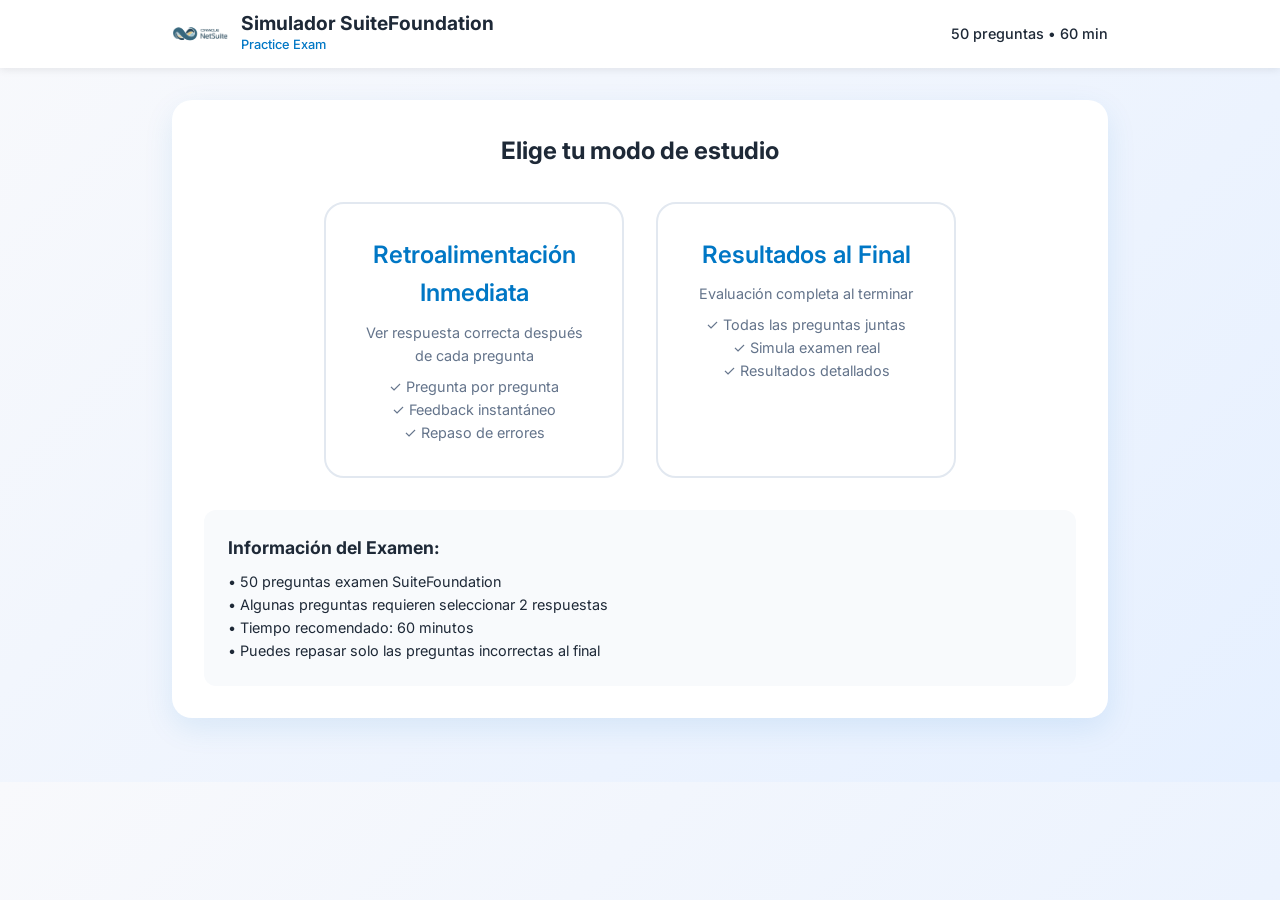
<file: index.html>
<!DOCTYPE html>
<html lang="es">
<head>
    <meta charset="UTF-8">
    <meta name="viewport" content="width=device-width, initial-scale=1.0">
    <title>Simulador de Examen • Oracle NetSuite SuiteFoundation</title>
    <link rel="stylesheet" href="styles.css">
    <style>
        .mode-selector {
            display: flex;
            gap: 2rem;
            justify-content: center;
            flex-wrap: wrap;
            margin: 2rem 0;
        }
        
        .mode-card {
            background: white;
            border-radius: 20px;
            padding: 2rem;
            width: 300px;
            text-align: center;
            cursor: pointer;
            transition: all 0.3s ease;
            border: 2px solid #e2e8f0;
        }
        
        .mode-card:hover {
            transform: translateY(-5px);
            border-color: #0077C5;
            box-shadow: 0 10px 30px rgba(0, 119, 197, 0.2);
        }
        
        .mode-icon {
            font-size: 3rem;
            margin-bottom: 1rem;
        }
        
        .mode-title {
            font-size: 1.5rem;
            font-weight: 600;
            color: #0077C5;
            margin-bottom: 0.5rem;
        }
        
        .mode-desc {
            color: #64748b;
            font-size: 0.9rem;
        }
        
        .info-box {
            background: #f8fafc;
            border-radius: 12px;
            padding: 1.5rem;
            margin-top: 2rem;
            text-align: left;
        }
        
        .header-compact .logo-container {
            display: flex;
            align-items: center;
            gap: 12px;
        }
        
        .header-compact .timer-container {
            text-align: right;
        }
    </style>
</head>
<body>
    <!-- Header Compacto -->
    <div class="header-compact">
        <div class="container">
            <div style="display: flex; align-items: center; justify-content: space-between; flex-wrap: wrap; gap: 0.5rem;">
                <div class="logo-container">
                    <img src="netsuite_logo.jpg" alt="NetSuite" class="netsuite-logo" style="height: 32px;">
                    <div>
                        <h1 class="title">Simulador SuiteFoundation</h1>
                        <p class="subtitle-text" style="color:#0077C5; font-weight:500; font-size:0.8rem;">Practice Exam</p>
                    </div>
                </div>
                <div class="timer-container">
                    <div id="question-count" style="font-size: 0.9rem; font-weight: 500;">Cargando...</div>
                </div>
            </div>
        </div>
    </div>

    <div class="container">
        <div class="exam-card">
            <h2 style="text-align:center; margin-bottom:1rem; font-size: 1.5rem;">Elige tu modo de estudio</h2>
            
            <div class="mode-selector">
                <div class="mode-card" onclick="selectMode('immediate')">
                    <div class="mode-title">Retroalimentación Inmediata</div>
                    <div class="mode-desc">Ver respuesta correcta después de cada pregunta</div>
                    <div class="mode-desc" style="margin-top: 0.5rem;">✓ Pregunta por pregunta<br>✓ Feedback instantáneo<br>✓ Repaso de errores</div>
                </div>
                
                <div class="mode-card" onclick="selectMode('final')">
                    <div class="mode-title">Resultados al Final</div>
                    <div class="mode-desc">Evaluación completa al terminar</div>
                    <div class="mode-desc" style="margin-top: 0.5rem;">✓ Todas las preguntas juntas<br>✓ Simula examen real<br>✓ Resultados detallados</div>
                </div>
            </div>
            
            <div class="info-box">
                <h3 style="margin-bottom: 0.5rem; font-size: 1.1rem;">Información del Examen:</h3>
                <p style="font-size: 0.9rem;">• <span id="total-questions-display">0</span> preguntas examen SuiteFoundation</p>
                <p style="font-size: 0.9rem;">• Algunas preguntas requieren seleccionar 2 respuestas</p>
                <p style="font-size: 0.9rem;">• Tiempo recomendado: 60 minutos</p>
                <p style="font-size: 0.9rem;">• Puedes repasar solo las preguntas incorrectas al final</p>
            </div>
        </div>
    </div>

    <script src="questions.js"></script>
    <script>
        let totalQuestions = 0;
        
        function loadQuestions() {
            if (typeof QUESTIONS_DB !== 'undefined') {
                totalQuestions = QUESTIONS_DB.length;
                document.getElementById('question-count').innerHTML = `${totalQuestions} preguntas • 60 min`;
                document.getElementById('total-questions-display').textContent = totalQuestions;
            } else {
                setTimeout(loadQuestions, 100);
            }
        }
        
        function selectMode(mode) {
            // Sin confirmación: solo iniciar
            localStorage.setItem('examMode', mode);
            localStorage.setItem('examStartTime', Date.now());
            localStorage.setItem('timeLeft', '3600');
            // Limpiar respuestas previas para evitar mezcla
            localStorage.removeItem('immediateAnswers');
            localStorage.removeItem('finalAnswers');
            localStorage.removeItem('immediateResults');
            localStorage.removeItem('finalResults');
            
            if (mode === 'immediate') {
                window.location.href = 'immediate-mode.html';
            } else {
                window.location.href = 'final-mode.html';
            }
        }
        
        loadQuestions();
    </script>
</body>
</html>
</file>
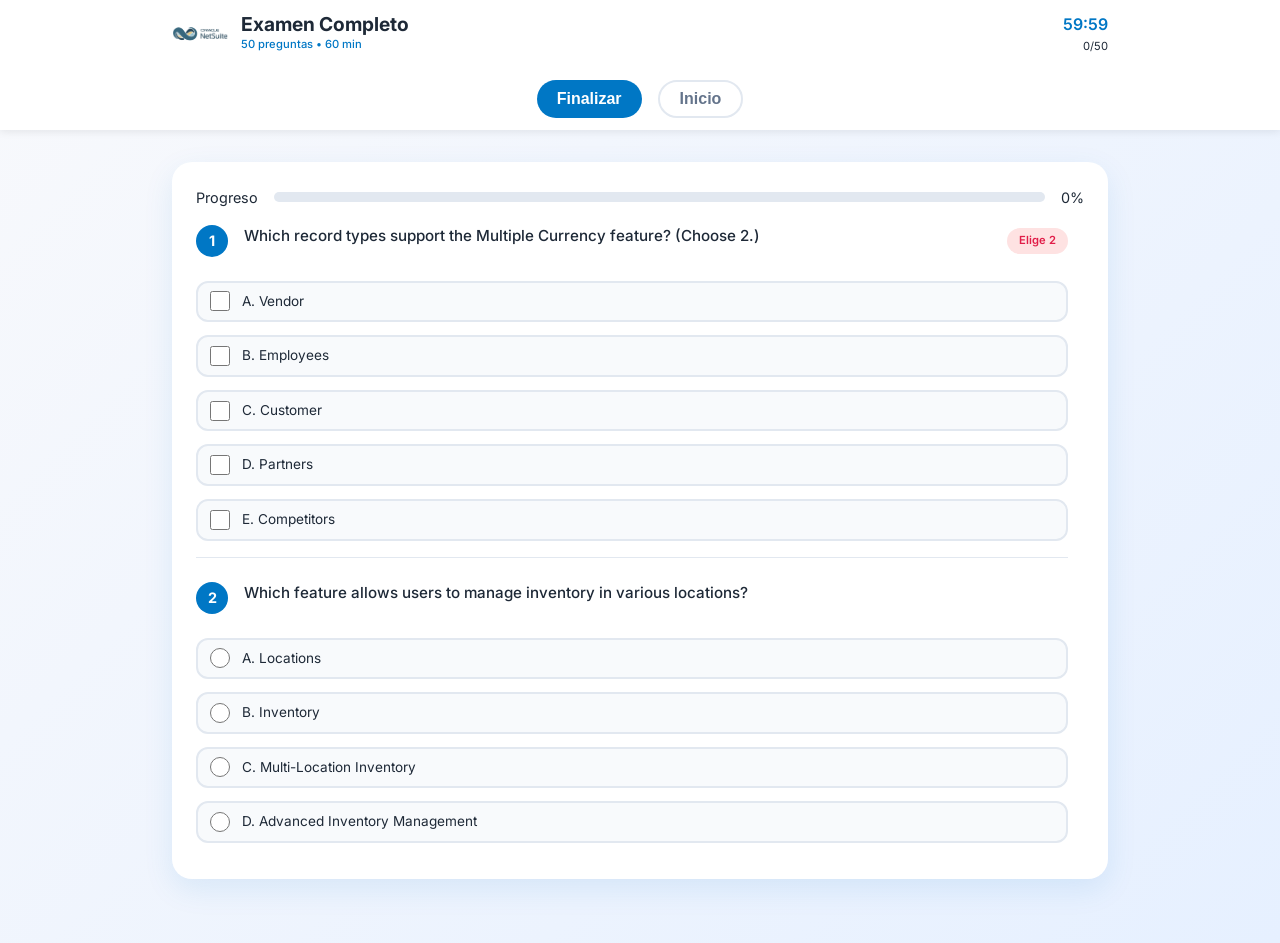
<file: final-mode.html>
<!DOCTYPE html>
<html lang="es">
<head>
    <meta charset="UTF-8">
    <meta name="viewport" content="width=device-width, initial-scale=1.0">
    <title>Modo Examen • Simulador NetSuite</title>
    <link rel="stylesheet" href="styles.css">
    <style>
        .exam-questions {
            max-height: 70vh;
            overflow-y: auto;
            padding-right: 1rem;
        }
        
        .submit-section {
            position: sticky;
            bottom: 0;
            background: white;
            padding: 1rem;
            border-top: 2px solid #e2e8f0;
            margin-top: 2rem;
        }
        
        .warning-message {
            background: #fef3c7;
            border-left: 4px solid #f59e0b;
            padding: 0.75rem;
            border-radius: 8px;
            margin-bottom: 1rem;
            font-size: 0.9rem;
        }
        
        .header-compact .logo-container {
            display: flex;
            align-items: center;
            gap: 12px;
        }
        
        .header-compact .timer-container {
            text-align: right;
        }
    </style>
</head>
<body>
    <!-- Header Compacto -->
    <div class="header-compact">
        <div class="container">
            <div style="display: flex; align-items: center; justify-content: space-between; flex-wrap: wrap; gap: 0.5rem;">
                <div class="logo-container">
                    <img src="netsuite_logo.jpg" alt="NetSuite" class="netsuite-logo" style="height: 32px;">
                    <div>
                        <h1 class="title">Examen Completo</h1>
                        <p class="subtitle-text" style="color:#0077C5; font-weight:500; font-size:0.7rem;">50 preguntas • 60 min</p>
                    </div>
                </div>
                <div class="timer-container">
                    <div id="timer" style="font-size: 1rem; font-weight: 600; color: #0077C5;">60:00</div>
                    <div id="answered-counter" style="font-size: 0.7rem;">0 respondidas</div>
                </div>
            </div>
        </div>
        <div class="footer" style="margin-top: 1.5rem;">
                <button onclick="submitExam()" class="btn-submit" style="padding: 8px 20px;">Finalizar</button>
                <button onclick="goHome()" class="btn-reset" style="padding: 8px 20px;">Inicio</button>
        </div>
    </div>

    <div class="container">
        <div class="exam-card" style="padding: 1.5rem;">
            <div class="progress" style="margin-bottom: 1rem;">
                <span style="font-size: 0.9rem;">Progreso</span>
                <div class="progress-bar"><div class="progress-fill" id="progress-fill"></div></div>
                <span id="progress-percent" style="font-size: 0.9rem;">0%</span>
            </div>
            
            <div class="exam-questions" id="questions-container"></div>
        </div>
    </div>

    <script src="questions.js"></script>
    <script>
        let userAnswers = {};
        let timerInterval = null;
        let timeLeft = 3600;
        let totalQuestions = 0;
        
        function init() {
            totalQuestions = QUESTIONS_DB.length;
            
            const savedAnswers = localStorage.getItem('finalAnswers');
            if (savedAnswers) {
                userAnswers = JSON.parse(savedAnswers);
            }
            
            startTimer();
            renderAllQuestions();
            updateProgress();
        }
        
        function startTimer() {
            const savedTime = localStorage.getItem('timeLeft');
            if (savedTime) {
                timeLeft = parseInt(savedTime);
            }
            
            if (timerInterval) clearInterval(timerInterval);
            timerInterval = setInterval(() => {
                if (timeLeft <= 0) {
                    clearInterval(timerInterval);
                    submitExam();
                } else {
                    timeLeft--;
                    localStorage.setItem('timeLeft', timeLeft);
                    const minutes = Math.floor(timeLeft / 60);
                    const seconds = timeLeft % 60;
                    document.getElementById("timer").textContent = 
                        `${minutes}:${seconds < 10 ? "0" : ""}${seconds}`;
                }
            }, 1000);
        }
        
        function renderAllQuestions() {
            const container = document.getElementById('questions-container');
            let html = '';
            
            QUESTIONS_DB.forEach((q, index) => {
                html += `
                    <div class="question" style="margin-bottom: 1.5rem; padding-bottom: 1rem; border-bottom: 1px solid #e2e8f0;">
                        <div class="question-header">
                            <div class="question-number" style="width: 32px; height: 32px; font-size: 0.9rem;">${q.id}</div>
                            <div class="question-text" style="font-size: 0.95rem;">${escapeHtml(q.text)}</div>
                            ${q.type === "multi" ? `<div class="multi-label" style="font-size: 0.7rem;">Elige ${q.correct.length}</div>` : ""}
                        </div>
                        <div class="options">
                `;
                
                q.options.forEach(opt => {
                    const isChecked = userAnswers[q.id] && userAnswers[q.id].includes(opt.value);
                    const inputType = q.type === "multi" ? "checkbox" : "radio";
                    const name = q.type === "single" ? `name="q${q.id}"` : "";
                    
                    html += `
                        <label class="option" style="padding: 8px 12px;">
                            <input type="${inputType}" ${name} value="${opt.value}" ${isChecked ? 'checked' : ''} 
                                    onchange="saveAnswer(${q.id}, '${opt.value}', '${q.type}', this)">
                            <span class="option-label" style="font-size: 0.85rem;">${escapeHtml(opt.label)}</span>
                        </label>
                    `;
                });
                
                html += `</div></div>`;
            });
            
            container.innerHTML = html;
        }
        
        function saveAnswer(qId, value, type, inputElement) {
            const question = QUESTIONS_DB.find(q => q.id === qId);
            if (!question) return;
            
            if (type === "single") {
                userAnswers[qId] = [value];
            } else {
                if (!userAnswers[qId]) userAnswers[qId] = [];
                
                if (inputElement.checked) {
                    if (userAnswers[qId].length >= question.correct.length) {
                        inputElement.checked = false;
                        alert(`Solo puedes seleccionar ${question.correct.length} opción(es) para esta pregunta.`);
                        return;
                    }
                    userAnswers[qId].push(value);
                } else {
                    userAnswers[qId] = userAnswers[qId].filter(v => v !== value);
                }
            }
            
            localStorage.setItem('finalAnswers', JSON.stringify(userAnswers));
            updateProgress();
        }
        
        function updateProgress() {
            const answeredCount = Object.keys(userAnswers).filter(id => userAnswers[id] && userAnswers[id].length > 0).length;
            const percentage = (answeredCount / totalQuestions) * 100;
            
            document.getElementById('progress-fill').style.width = `${percentage}%`;
            document.getElementById('progress-percent').textContent = `${Math.round(percentage)}%`;
            document.getElementById('answered-counter').textContent = `${answeredCount}/${totalQuestions}`;
            
            const warningMsg = document.getElementById('warning-message');
            if (answeredCount < totalQuestions) {
                warningMsg.style.display = 'block';
            } else {
                warningMsg.style.display = 'none';
            }
        }
        
        function submitExam() {
            if (confirm("¿Finalizar el examen? Se calcularán tus resultados.")) {
                clearInterval(timerInterval);
                
                let correctCount = 0;
                const questionResults = {};
                
                QUESTIONS_DB.forEach(q => {
                    const userAnswer = userAnswers[q.id] || [];
                    let isCorrect = false;
                    
                    if (q.type === "single") {
                        isCorrect = userAnswer[0] === q.correct;
                    } else {
                        isCorrect = JSON.stringify(userAnswer.sort()) === JSON.stringify(q.correct.sort());
                    }
                    
                    if (isCorrect) correctCount++;
                    
                    questionResults[q.id] = {
                        isCorrect: isCorrect,
                        userAnswer: userAnswer,
                        correctAnswer: q.correct
                    };
                });
                
                localStorage.setItem('finalResults', JSON.stringify(questionResults));
                localStorage.setItem('totalQuestions', totalQuestions);
                localStorage.setItem('correctCount', correctCount);
                
                window.location.href = 'results.html';
            }
        }
        
        function goHome() {
            if (confirm("¿Volver al inicio? Se perderá el progreso actual.")) {
                clearInterval(timerInterval);
                localStorage.clear();
                window.location.href = 'index.html';
            }
        }
        
        function escapeHtml(text) {
            const div = document.createElement('div');
            div.textContent = text;
            return div.innerHTML;
        }
        
        init();
    </script>
</body>
</html>
</file>
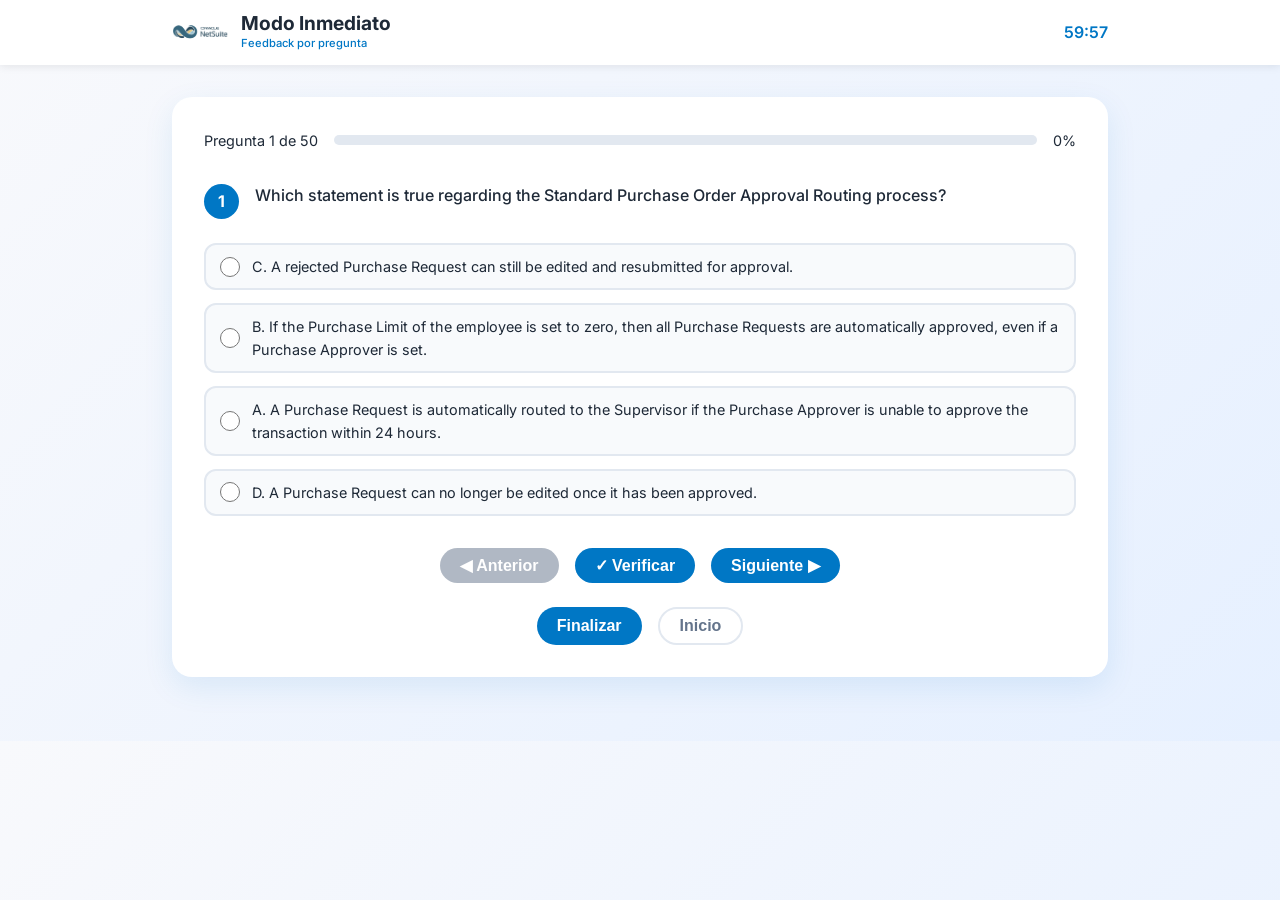
<file: immediate-mode.html>
<!DOCTYPE html>
<html lang="es">
<head>
    <meta charset="UTF-8">
    <meta name="viewport" content="width=device-width, initial-scale=1.0">
    <title>Modo Inmediato • Simulador NetSuite</title>
    <link rel="stylesheet" href="styles.css">
    <style>
        .navigation-buttons {
            display: flex;
            gap: 1rem;
            justify-content: center;
            margin-top: 2rem;
        }
        
        .feedback-correct {
            background: #d1fae5;
            border-left: 4px solid #10b981;
            padding: 1rem;
            border-radius: 12px;
            margin-top: 1rem;
        }
        
        .feedback-incorrect {
            background: #fee2e2;
            border-left: 4px solid #ef4444;
            padding: 1rem;
            border-radius: 12px;
            margin-top: 1rem;
        }
        
        .header-compact .logo-container {
            display: flex;
            align-items: center;
            gap: 12px;
        }
        
        .header-compact .timer-container {
            text-align: right;
        }
    </style>
</head>
<body>
    <div class="header-compact">
        <div class="container">
            <div style="display: flex; align-items: center; justify-content: space-between; flex-wrap: wrap; gap: 0.5rem;">
                <div class="logo-container">
                    <img src="netsuite_logo.jpg" alt="NetSuite" class="netsuite-logo" style="height: 32px;">
                    <div>
                        <h1 class="title">Modo Inmediato</h1>
                        <p class="subtitle-text" style="color:#0077C5; font-weight:500; font-size:0.7rem;">Feedback por pregunta</p>
                    </div>
                </div>
                <div class="timer-container">
                    <div id="timer" style="font-size: 1rem; font-weight: 600; color: #0077C5;">60:00</div>
                </div>
            </div>
        </div>
    </div>

    <div class="container">
        <div class="exam-card">
            <div class="progress">
                <span style="font-size: 0.9rem;">Pregunta <span id="current-q-num">1</span> de <span id="total-q">0</span></span>
                <div class="progress-bar"><div class="progress-fill" id="progress-fill"></div></div>
                <span id="score-display" style="font-size: 0.9rem;">0%</span>
            </div>
            
            <div id="question-container"></div>
            
            <div id="feedback-container"></div>
            
            <div class="navigation-buttons">
                <button onclick="previousQuestion()" id="prev-btn" class="btn-nav" style="background: #64748b; padding: 8px 20px;">◀ Anterior</button>
                <button onclick="checkAnswer()" id="check-btn" class="btn-submit" style="padding: 8px 20px;">✓ Verificar</button>
                <button onclick="nextQuestion()" id="next-btn" class="btn-submit" style="padding: 8px 20px;">Siguiente ▶</button>
            </div>
            
            <div class="footer" style="margin-top: 1.5rem;">
                <button onclick="finishExam()" class="btn-submit" style="padding: 8px 20px;">Finalizar</button>
                <button onclick="goHome()" class="btn-reset" style="padding: 8px 20px;">Inicio</button>
            </div>
        </div>
    </div>

    <script src="questions.js"></script>
    
    <script>
        let currentIndex = 0;
        let userAnswers = {};
        let questionResults = {};
        let timerInterval = null;
        let timeLeft = 3600;
        let totalQuestions = 0;

        // Mostrar advertencia si intentan salir o recargar mientras el timer está activo
        window.addEventListener('beforeunload', function (e) {
            if (timerInterval !== null) {
                e.preventDefault();
                e.returnValue = ''; 
            }
        });

        // FUNCIÓN PARA MEZCLAR EL ORDEN (Fisher-Yates)
        function shuffleArray(array) {
            for (let i = array.length - 1; i > 0; i--) {
                const j = Math.floor(Math.random() * (i + 1));
                [array[i], array[j]] = [array[j], array[i]];
            }
            return array;
        }

        function init() {
            // Revisar si hay un examen en curso guardado
            const savedAnswers = localStorage.getItem('immediateAnswers');
            const savedOrder = localStorage.getItem('shuffledOrder');
            const savedResults = localStorage.getItem('immediateResults');
            
            if (savedAnswers && savedOrder) {
                // Recuperar el progreso y el orden de preguntas barajado
                userAnswers = JSON.parse(savedAnswers);
                const parsedOrder = JSON.parse(savedOrder);
                QUESTIONS_DB.splice(0, QUESTIONS_DB.length, ...parsedOrder);
                
                if (savedResults) {
                    questionResults = JSON.parse(savedResults);
                }
            } else {
                // Examen nuevo: barajamos preguntas y opciones
                shuffleArray(QUESTIONS_DB);
                QUESTIONS_DB.forEach(q => {
                    if(q.options) shuffleArray(q.options);
                });
                localStorage.setItem('shuffledOrder', JSON.stringify(QUESTIONS_DB));
            }

            totalQuestions = QUESTIONS_DB.length;
            document.getElementById('total-q').textContent = totalQuestions;
            
            startTimer();
            renderQuestion();
        }
        
        function startTimer() {
            const savedTime = localStorage.getItem('timeLeft');
            if (savedTime) {
                timeLeft = parseInt(savedTime);
            }
            
            if (timerInterval) clearInterval(timerInterval);
            timerInterval = setInterval(() => {
                if (timeLeft <= 0) {
                    clearInterval(timerInterval);
                    timerInterval = null;
                    finishExam();
                } else {
                    timeLeft--;
                    localStorage.setItem('timeLeft', timeLeft);
                    const minutes = Math.floor(timeLeft / 60);
                    const seconds = timeLeft % 60;
                    document.getElementById("timer").textContent = 
                        `${minutes}:${seconds < 10 ? "0" : ""}${seconds}`;
                }
            }, 1000);
        }
        
        function renderQuestion() {
            const question = QUESTIONS_DB[currentIndex];
            const container = document.getElementById('question-container');
            
            // Verificamos si ya hay un resultado guardado para esta pregunta
            const hasResult = questionResults[question.id] !== undefined;
            
            let html = `
                <div class="question">
                    <div class="question-header">
                        <div class="question-number" style="width: 35px; height: 35px; font-size: 1rem;">${currentIndex + 1}</div>
                        <div class="question-text" style="font-size: 1rem;">${escapeHtml(question.text)}</div>
                        ${question.type === "multi" ? `<div class="multi-label" style="font-size: 0.7rem;">Elige ${question.correct.length}</div>` : ""}
                    </div>
                    <div class="options">
            `;
            
            question.options.forEach(opt => {
                const isChecked = userAnswers[question.id] && userAnswers[question.id].includes(opt.value);
                const inputType = question.type === "multi" ? "checkbox" : "radio";
                const name = question.type === "single" ? `name="q${question.id}"` : "";
                
                // Aplicamos el atributo disabled y bajamos la opacidad si ya fue verificada
                html += `
                    <label class="option" style="padding: 10px 14px; ${hasResult ? 'opacity: 0.6; cursor: not-allowed;' : ''}">
                        <input type="${inputType}" ${name} value="${opt.value}" ${isChecked ? 'checked' : ''} ${hasResult ? 'disabled' : ''}
                                onchange="saveAnswer(${question.id}, '${opt.value}', '${question.type}', this)">
                        <span class="option-label" style="font-size: 0.9rem;">${escapeHtml(opt.label)}</span>
                    </label>
                `;
            });
            
            html += `</div></div>`;
            container.innerHTML = html;
            
            const feedbackDiv = document.getElementById('feedback-container');
            const checkBtn = document.getElementById('check-btn');
            
            // Lógica para mostrar feedback si ya fue respondida
            if (hasResult) {
                const result = questionResults[question.id];
                
                const correctText = Array.isArray(question.correct) ? 
                    question.correct.map(c => {
                        const opt = question.options.find(o => o.value === c);
                        return opt ? opt.label : c;
                    }).join(" • ") : 
                    question.options.find(o => o.value === question.correct).label;
                
                const userText = result.userAnswer.length ? 
                    result.userAnswer.map(a => {
                        const opt = question.options.find(o => o.value === a);
                        return opt ? opt.label : a;
                    }).join(" • ") : "No respondida";

                feedbackDiv.innerHTML = `
                    <div class="${result.isCorrect ? 'feedback-correct' : 'feedback-incorrect'}" style="padding: 0.75rem; font-size: 0.9rem;">
                        <strong>${result.isCorrect ? '✓ ¡Correcto!' : '✗ Incorrecto'}</strong><br>
                        <strong>Tu respuesta:</strong> ${userText}<br>
                        <strong>Correcta:</strong> ${correctText}<br>
                        ${question.explanation ? `<strong>Explicación:</strong> ${question.explanation.substring(0, 150)}${question.explanation.length > 150 ? '...' : ''}` : ''}
                    </div>
                `;
                
                if (currentIndex === totalQuestions - 1) {
                    checkBtn.style.display = 'block';
                    checkBtn.textContent = 'Finalizar';
                    checkBtn.onclick = finishExam;
                } else {
                    checkBtn.style.display = 'none';
                }
            } else {
                feedbackDiv.innerHTML = '';
                checkBtn.style.display = 'inline-block';
                checkBtn.textContent = '✓ Verificar';
                checkBtn.onclick = checkAnswer;
            }
            
            document.getElementById('prev-btn').disabled = (currentIndex === 0);
            
            // ACTUALIZACIÓN DEL CONTADOR DE TEXTO (Pregunta X de Y)
            document.getElementById('current-q-num').textContent = currentIndex + 1;
            
            updateProgress();
        }
        
        function saveAnswer(qId, value, type, inputElement) {
            const question = QUESTIONS_DB.find(q => q.id === qId);
            if (!question) return;
            
            if (type === "single") {
                userAnswers[qId] = [value];
            } else {
                if (!userAnswers[qId]) userAnswers[qId] = [];
                
                if (inputElement.checked) {
                    if (userAnswers[qId].length >= question.correct.length) {
                        inputElement.checked = false;
                        alert(`Solo puedes seleccionar ${question.correct.length} opción(es) para esta pregunta.`);
                        return;
                    }
                    userAnswers[qId].push(value);
                } else {
                    userAnswers[qId] = userAnswers[qId].filter(v => v !== value);
                }
            }
            
            localStorage.setItem('immediateAnswers', JSON.stringify(userAnswers));
            updateProgress();
        }
        
        function checkAnswer() {
            const question = QUESTIONS_DB[currentIndex];
            const userAnswer = userAnswers[question.id] || [];
            let isCorrect = false;
            
            if (question.type === "single") {
                isCorrect = userAnswer[0] === question.correct;
            } else {
                isCorrect = JSON.stringify(userAnswer.sort()) === JSON.stringify(question.correct.sort());
            }
            
            const correctText = Array.isArray(question.correct) ? 
                question.correct.map(c => {
                    const opt = question.options.find(o => o.value === c);
                    return opt ? opt.label : c;
                }).join(" • ") : 
                question.options.find(o => o.value === question.correct).label;
            
            const userText = userAnswer.length ? 
                userAnswer.map(a => {
                    const opt = question.options.find(o => o.value === a);
                    return opt ? opt.label : a;
                }).join(" • ") : "No respondida";
            
            const feedbackDiv = document.getElementById('feedback-container');
            feedbackDiv.innerHTML = `
                <div class="${isCorrect ? 'feedback-correct' : 'feedback-incorrect'}" style="padding: 0.75rem; font-size: 0.9rem;">
                    <strong>${isCorrect ? '✓ ¡Correcto!' : '✗ Incorrecto'}</strong><br>
                    <strong>Tu respuesta:</strong> ${userText}<br>
                    <strong>Correcta:</strong> ${correctText}<br>
                    ${question.explanation ? `<strong>Explicación:</strong> ${question.explanation.substring(0, 150)}${question.explanation.length > 150 ? '...' : ''}` : ''}
                </div>
            `;
            
            questionResults[question.id] = {
                isCorrect: isCorrect,
                userAnswer: userAnswer,
                correctAnswer: question.correct
            };
            
            localStorage.setItem('immediateResults', JSON.stringify(questionResults));
            
            // Deshabilitar los inputs al verificar
            const inputs = document.querySelectorAll('#question-container input');
            inputs.forEach(input => input.disabled = true);
            
            const labels = document.querySelectorAll('#question-container .option');
            labels.forEach(label => {
                label.style.opacity = '0.6';
                label.style.cursor = 'not-allowed';
            });
            
            const checkBtn = document.getElementById('check-btn');
            if (currentIndex === totalQuestions - 1) {
                checkBtn.textContent = 'Finalizar';
                checkBtn.onclick = finishExam;
            } else {
                checkBtn.style.display = 'none';
            }
        }
        
        function nextQuestion() {
            if (currentIndex < totalQuestions - 1) {
                currentIndex++;
                renderQuestion();
            }
        }
        
        function previousQuestion() {
            if (currentIndex > 0) {
                currentIndex--;
                renderQuestion();
            }
        }
        
        function updateProgress() {
            const answeredCount = Object.keys(userAnswers).filter(id => userAnswers[id] && userAnswers[id].length > 0).length;
            const percentage = (answeredCount / totalQuestions) * 100;
            
            document.getElementById('progress-fill').style.width = `${percentage}%`;
            document.getElementById('score-display').textContent = `${Math.round(percentage)}%`;
        }
        
        function finishExam() {
            if (confirm("¿Finalizar el examen? Se guardarán tus resultados.")) {
                clearInterval(timerInterval);
                timerInterval = null; // Limpiamos el intervalo para que no salte la alerta
                
                QUESTIONS_DB.forEach(q => {
                    if (!questionResults[q.id]) {
                        const userAnswer = userAnswers[q.id] || [];
                        let isCorrect = false;
                        if (q.type === "single") {
                            isCorrect = userAnswer[0] === q.correct;
                        } else {
                            isCorrect = JSON.stringify(userAnswer.sort()) === JSON.stringify(q.correct.sort());
                        }
                        questionResults[q.id] = {
                            isCorrect: isCorrect,
                            userAnswer: userAnswer,
                            correctAnswer: q.correct
                        };
                    }
                });
                
                localStorage.setItem('finalResults', JSON.stringify(questionResults));
                localStorage.setItem('totalQuestions', totalQuestions);
                window.location.href = 'results.html';
            }
        }
        
        function goHome() {
            if (confirm("¿Volver al inicio? Se perderá el progreso actual.")) {
                clearInterval(timerInterval);
                timerInterval = null; 
                localStorage.clear();
                window.location.href = 'index.html';
            }
        }
        
        function escapeHtml(text) {
            const div = document.createElement('div');
            div.textContent = text;
            return div.innerHTML;
        }
        
        // Arrancamos el simulador
        init();
    </script>
</body>
</html>
</file>
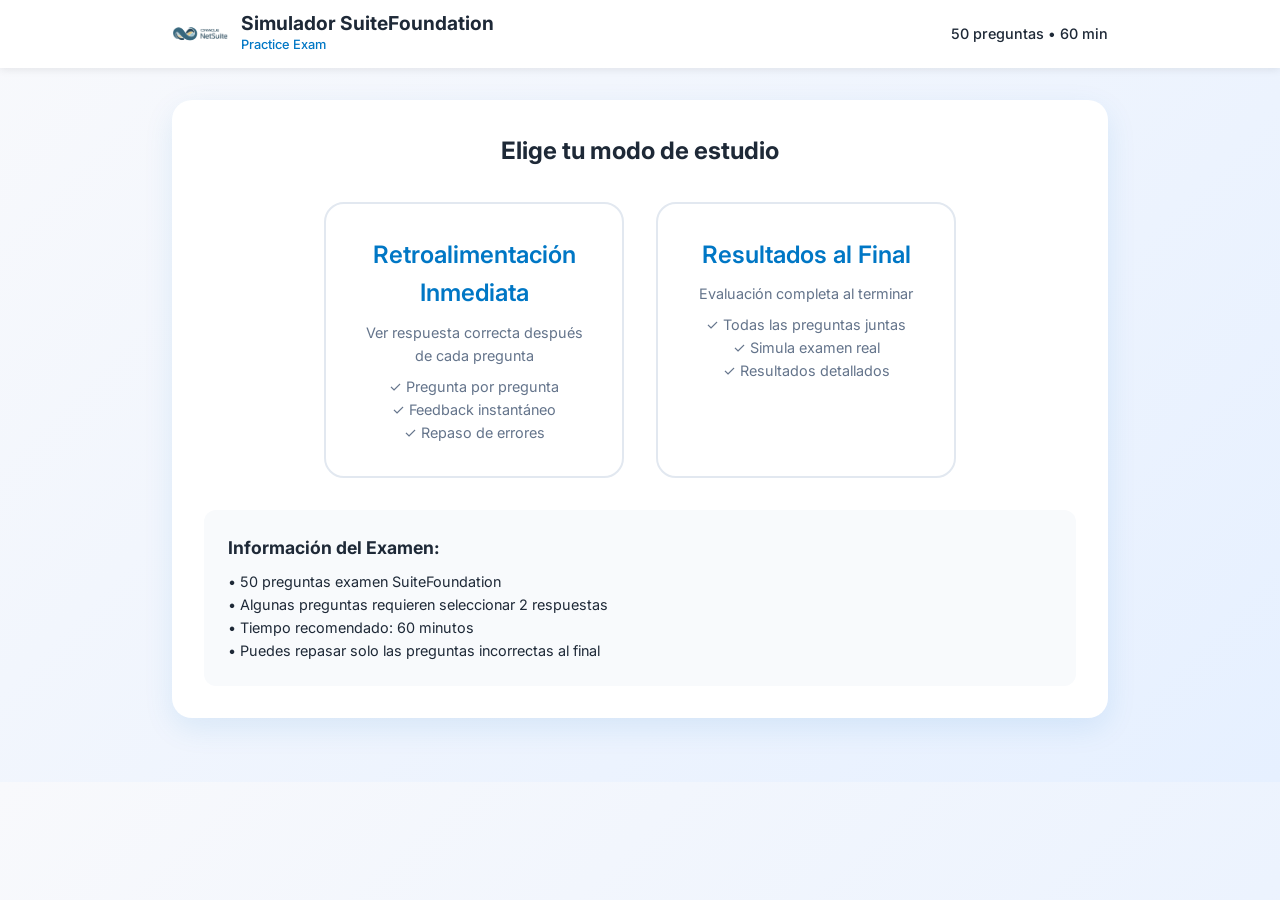
<file: results.html>
<!DOCTYPE html>
<html lang="es">
<head>
    <meta charset="UTF-8">
    <meta name="viewport" content="width=device-width, initial-scale=1.0">
    <title>Resultados • Simulador NetSuite</title>
    <link rel="stylesheet" href="styles.css">
    <style>
        .score-circle {
            width: 150px;
            height: 150px;
            border-radius: 50%;
            display: flex;
            align-items: center;
            justify-content: center;
            margin: 0 auto 1rem;
            font-size: 2rem;
            font-weight: 700;
            position: relative;
        }
        
        .results-summary {
            text-align: center;
            margin-bottom: 1.5rem;
        }
        
        .result-detail-item {
            padding: 0.75rem;
            border-radius: 12px;
            margin-bottom: 0.6rem;
            cursor: pointer;
            transition: all 0.2s ease;
        }
        
        .result-detail-item:hover {
            transform: translateX(4px);
        }
        
        .correct-bg {
            background: #ecfdf5;
            border-left: 4px solid #10b981;
        }
        
        .incorrect-bg {
            background: #fef2f2;
            border-left: 4px solid #ef4444;
        }
        
        .detail-expanded {
            padding: 0.75rem;
            margin: 0.25rem 0 0.75rem 2.5rem;
            background: #f8fafc;
            border-radius: 8px;
            display: none;
            font-size: 0.85rem;
        }
        
        .filter-buttons {
            display: flex;
            gap: 0.5rem;
            justify-content: center;
            margin-bottom: 1rem;
            flex-wrap: wrap;
        }
        
        .filter-btn {
            padding: 6px 14px;
            border-radius: 9999px;
            border: 2px solid #e2e8f0;
            background: white;
            cursor: pointer;
            font-size: 0.85rem;
            transition: all 0.2s ease;
        }
        
        .filter-btn.active {
            background: #0077C5;
            color: white;
            border-color: #0077C5;
        }
        
        .header-compact .logo-container {
            display: flex;
            align-items: center;
            gap: 12px;
        }
    </style>
</head>
<body>
    <div class="header-compact">
        <div class="container">
            <div style="display: flex; align-items: center; justify-content: space-between;">
                <div class="logo-container">
                    <img src="netsuite_logo.jpg" alt="NetSuite" class="netsuite-logo" style="height: 32px;">
                    <div>
                        <h1 class="title">Resultados</h1>
                        <p class="subtitle-text" style="color:#0077C5; font-weight:500; font-size:0.7rem;">SuiteFoundation Exam</p>
                    </div>
                </div>
            </div>
        </div>
    </div>

    <div class="container">
        <div class="exam-card" style="padding: 1.5rem;">
            <div class="results-summary">
                <div class="score-circle" id="score-circle">
                    <div id="score-text">0%</div>
                </div>
                <h3 id="result-message" style="font-size: 1.2rem; margin-bottom: 0.25rem;"></h3>
                <p id="result-details" style="color: #64748b; font-size: 0.9rem;"></p>
            </div>
            
            <div class="filter-buttons">
                <button class="filter-btn active" onclick="filterResults('all')">Todas</button>
                <button class="filter-btn" onclick="filterResults('correct')">✅ Correctas</button>
                <button class="filter-btn" onclick="filterResults('incorrect')">❌ Incorrectas</button>
            </div>
            
            <div id="results-container"></div>
            
            <div class="footer" style="margin-top: 1.5rem;">
                <button onclick="reviewWrong()" id="review-btn" class="btn-submit" style="padding: 8px 20px;">Repasar Errores</button>
                <button onclick="goHome()" class="btn-reset" style="padding: 8px 20px;">Nuevo Intento</button>
            </div>
        </div>
    </div>

    <script src="questions.js"></script>
    <script>
        let questionResults = {};
        let totalQuestions = 0;
        let currentFilter = 'all';
        let displayOrder = []; // Aquí guardaremos el orden correcto de las preguntas
        
        function init() {
            const savedResults = localStorage.getItem('finalResults');
            if (savedResults) {
                questionResults = JSON.parse(savedResults);
            } else {
                alert('No se encontraron resultados. Por favor, realiza el examen primero.');
                window.location.href = 'index.html';
                return;
            }
            
            // Cargar el orden aleatorio desde el LocalStorage. Si no existe, usa la base de datos original.
            const savedOrder = localStorage.getItem('shuffledOrder');
            if (savedOrder) {
                displayOrder = JSON.parse(savedOrder);
            } else {
                displayOrder = QUESTIONS_DB;
            }
            
            totalQuestions = parseInt(localStorage.getItem('totalQuestions')) || displayOrder.length;
            
            const correctCount = Object.values(questionResults).filter(r => r.isCorrect).length;
            const percentage = Math.round((correctCount / totalQuestions) * 100);
            
            const scoreCircle = document.getElementById('score-circle');
            const degrees = (percentage / 100) * 360;
            scoreCircle.style.background = `conic-gradient(#0077C5 0deg ${degrees}deg, #e2e8f0 ${degrees}deg 360deg)`;
            document.getElementById('score-text').innerHTML = `${percentage}<span style="font-size:1rem;">%</span>`;
            
            if (percentage >= 80) {
                document.getElementById('result-message').innerHTML = "¡Excelente!";
            } else if (percentage >= 70) {
                document.getElementById('result-message').innerHTML = "¡Muy bien!";
            } else if (percentage >= 60) {
                document.getElementById('result-message').innerHTML = "Buen intento";
            } else {
                document.getElementById('result-message').innerHTML = "Sigue practicando";
            }
            
            document.getElementById('result-details').innerHTML = `${correctCount} de ${totalQuestions} correctas (${percentage}%)`;
            
            const incorrectCount = Object.values(questionResults).filter(r => !r.isCorrect).length;
            document.getElementById('review-btn').style.display = incorrectCount > 0 ? 'block' : 'none';
            
            renderResults();
        }
        
        function renderResults() {
            const container = document.getElementById('results-container');
            let html = '';
            
            // Usamos displayOrder (el orden barajado) y usamos su índice + 1 para el número visible
            displayOrder.forEach((q, index) => {
                const result = questionResults[q.id];
                if (!result) return;
                
                if (currentFilter === 'correct' && !result.isCorrect) return;
                if (currentFilter === 'incorrect' && result.isCorrect) return;
                
                const userText = result.userAnswer.length ? 
                    result.userAnswer.map(a => {
                        const opt = q.options.find(o => o.value === a);
                        return opt ? opt.label : a;
                    }).join(" • ") : "Sin responder";
                
                const correctText = Array.isArray(result.correctAnswer) ? 
                    result.correctAnswer.map(c => {
                        const opt = q.options.find(o => o.value === c);
                        return opt ? opt.label : c;
                    }).join(" • ") : 
                    q.options.find(o => o.value === result.correctAnswer).label;
                
                // Nota cómo aquí abajo cambiamos Pregunta ${q.id} por Pregunta ${index + 1}
                html += `
                    <div class="result-detail-item ${result.isCorrect ? 'correct-bg' : 'incorrect-bg'}" onclick="toggleDetail(${q.id})">
                        <div style="display: flex; align-items: center; gap: 0.75rem;">
                            <div style="font-size: 1.2rem;">${result.isCorrect ? "✅" : "❌"}</div>
                            <div style="flex: 1;">
                                <strong style="font-size: 0.9rem;">Pregunta ${index + 1}</strong>
                                <div style="font-size: 0.8rem;">${escapeHtml(q.text.substring(0, 80))}${q.text.length > 80 ? '...' : ''}</div>
                                <div style="font-size: 0.75rem; margin-top: 2px; color: ${result.isCorrect ? '#10b981' : '#ef4444'}">
                                    Tu: ${userText}
                                </div>
                            </div>
                        </div>
                    </div>
                    <div id="detail-${q.id}" class="detail-expanded">
                        <strong>✅ Correcta:</strong> ${correctText}<br>
                        ${q.explanation ? `<strong>Explicación:</strong> ${q.explanation.substring(0, 150)}${q.explanation.length > 150 ? '...' : ''}` : ''}
                    </div>
                `;
            });
            
            container.innerHTML = html;
        }
        
        function toggleDetail(questionId) {
            const detailDiv = document.getElementById(`detail-${questionId}`);
            if (detailDiv.style.display === 'none' || detailDiv.style.display === '') {
                detailDiv.style.display = 'block';
            } else {
                detailDiv.style.display = 'none';
            }
        }
        
        function filterResults(type) {
            currentFilter = type;
            document.querySelectorAll('.filter-btn').forEach(btn => {
                btn.classList.remove('active');
            });
            event.target.classList.add('active');
            renderResults();
        }
        
        function reviewWrong() {
            if (confirm("¿Repasar solo las preguntas incorrectas? Se iniciará un nuevo examen con esas preguntas.")) {
                const wrongQuestions = displayOrder.filter(q => {
                    const result = questionResults[q.id];
                    return result && !result.isCorrect;
                });
                
                if (wrongQuestions.length === 0) {
                    alert("🎉 ¡No tienes respuestas incorrectas!");
                    return;
                }
                
                localStorage.setItem('reviewQuestions', JSON.stringify(wrongQuestions.map(q => q.id)));
                window.location.href = 'immediate-mode.html?review=true';
            }
        }
        
        function goHome() {
            if (confirm("¿Volver al inicio? Se borrarán todos los resultados.")) {
                localStorage.clear();
                window.location.href = 'index.html';
            }
        }
        
        function escapeHtml(text) {
            const div = document.createElement('div');
            div.textContent = text;
            return div.innerHTML;
        }
        
        init();
    </script>
</body>
</html>
</file>
<file: styles.css>
@import url('https://fonts.googleapis.com/css2?family=Inter:wght@400;500;600;700&display=swap');

:root {
    --netsuite-blue: #0077C5;
    --correct-green: #10b981;
    --incorrect-red: #ef4444;
}

* {
    margin: 0;
    padding: 0;
    box-sizing: border-box;
}

body {
    font-family: 'Inter', system-ui, sans-serif;
    background: linear-gradient(135deg, #f8f9fc, #e6f0ff);
    color: #1e2937;
    line-height: 1.6;
}

.header-compact {
    background: white;
    box-shadow: 0 2px 8px rgba(0, 0, 0, 0.08);
    padding: 0.75rem 0;
    position: sticky;
    top: 0;
    z-index: 100;
}

.header-compact .container {
    padding: 0 2rem;
}

.header-compact .title {
    font-size: 1.2rem;
    margin: 0;
    line-height: 1.2;
}

.header-compact .netsuite-logo {
    height: 32px;
}

.header-compact .subtitle-text {
    font-size: 0.7rem;
}

.container {
    max-width: 1000px;
    margin: 0 auto;
    padding: 2rem;
}

.exam-card {
    background: white;
    border-radius: 20px;
    box-shadow: 0 10px 30px rgba(0, 119, 197, 0.1);
    padding: 2rem;
    margin-bottom: 2rem;
}

.progress {
    display: flex;
    justify-content: space-between;
    align-items: center;
    margin-bottom: 2rem;
    gap: 1rem;
    flex-wrap: wrap;
}

.progress-bar {
    height: 10px;
    background: #e2e8f0;
    border-radius: 9999px;
    flex: 1;
    min-width: 150px;
    overflow: hidden;
}

.progress-fill {
    height: 100%;
    background: linear-gradient(90deg, #0077C5, #00b4ff);
    width: 0%;
    transition: width 0.4s ease;
}

.question {
    margin-bottom: 2rem;
}

.question-header {
    display: flex;
    align-items: flex-start;
    gap: 1rem;
    margin-bottom: 1.5rem;
    flex-wrap: wrap;
}

.question-number {
    background: var(--netsuite-blue);
    color: white;
    width: 45px;
    height: 45px;
    border-radius: 50%;
    display: flex;
    align-items: center;
    justify-content: center;
    font-weight: 700;
    font-size: 1.3rem;
    flex-shrink: 0;
}

.question-text {
    font-size: 1.1rem;
    font-weight: 500;
    flex: 1;
    line-height: 1.4;
}

.multi-label {
    color: #e11d48;
    font-size: 0.85rem;
    font-weight: 600;
    background: #fee2e2;
    padding: 4px 12px;
    border-radius: 9999px;
    align-self: center;
}

.options {
    display: flex;
    flex-direction: column;
    gap: 0.8rem;
    margin-left: 0;
}

.option {
    display: flex;
    align-items: center;
    gap: 12px;
    padding: 12px 16px;
    background: #f8fafc;
    border: 2px solid #e2e8f0;
    border-radius: 12px;
    transition: all 0.2s ease;
    cursor: pointer;
}

.option:hover {
    border-color: #0077C5;
    background: #f0f9ff;
}

.option input {
    width: 20px;
    height: 20px;
    accent-color: #0077C5;
    cursor: pointer;
}

.option-label {
    font-size: 1rem;
    flex: 1;
    cursor: pointer;
}

.footer {
    display: flex;
    gap: 1rem;
    justify-content: center;
    flex-wrap: wrap;
}

button {
    padding: 10px 24px;
    font-size: 1rem;
    font-weight: 600;
    border-radius: 9999px;
    cursor: pointer;
    transition: all 0.3s ease;
    border: none;
}

.btn-submit {
    background: #0077C5;
    color: white;
}

.btn-submit:hover {
    background: #005a94;
    transform: translateY(-2px);
    box-shadow: 0 4px 12px rgba(0, 119, 197, 0.3);
}

.btn-reset {
    background: white;
    color: #64748b;
    border: 2px solid #e2e8f0;
}

.btn-reset:hover {
    border-color: #0077C5;
    color: #0077C5;
    transform: translateY(-2px);
}

.btn-nav {
    background: #64748b;
    color: white;
}

.btn-nav:hover:not(:disabled) {
    background: #475569;
    transform: translateY(-2px);
}

button:disabled {
    opacity: 0.5;
    cursor: not-allowed;
    transform: none;
}

@media (max-width: 768px) {
    .container {
        padding: 1rem;
    }
    .exam-card {
        padding: 1.5rem;
    }
    .question-text {
        font-size: 1rem;
    }
    .option {
        padding: 10px 14px;
    }
    button {
        padding: 8px 16px;
        font-size: 0.9rem;
    }
    .header-compact {
        padding: 0.5rem 0;
    }
    .header-compact .container {
        padding: 0 1rem;
    }
    .header-compact .title {
        font-size: 1rem;
    }
    .header-compact .netsuite-logo {
        height: 24px;
    }
    .header-compact .subtitle-text {
        font-size: 0.6rem;
    }
}
</file>
